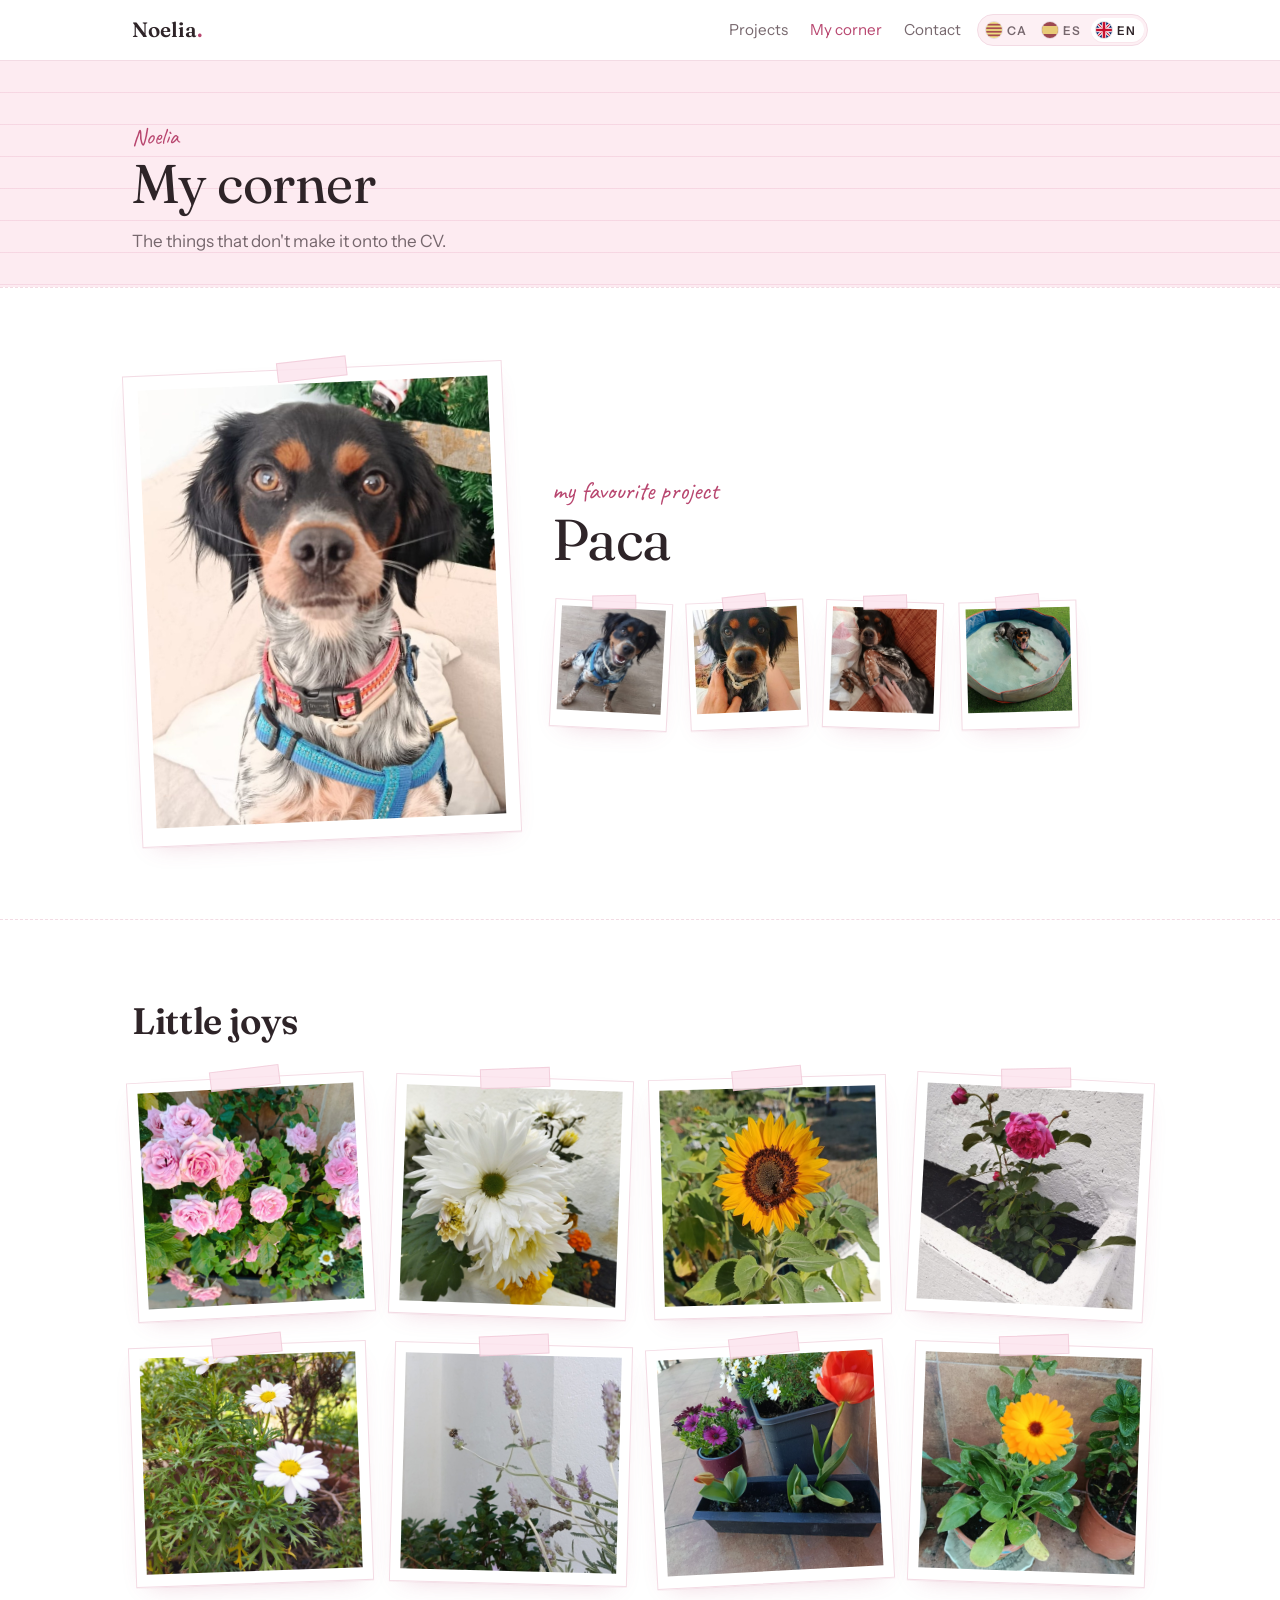
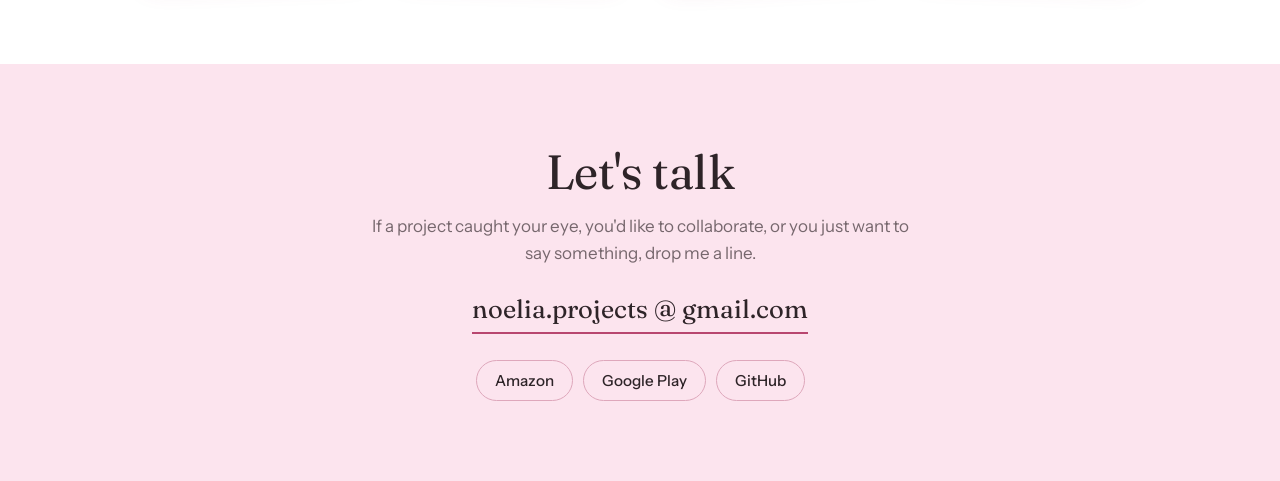
<file: raco.html>
<!doctype html>
<html lang="ca">
<head>
  <meta charset="utf-8">
  <meta name="viewport" content="width=device-width, initial-scale=1">
  <title>Noelia · El meu racó</title>
  <meta name="description" content="Ingeniera electrónica y maestra de inglés. Apps, webs, herramientas para el aula y cuentos.">
  <meta property="og:title" content="Noelia · Projectes">
  <meta property="og:description" content="Ingeniera electrónica y maestra de inglés. Apps, webs, herramientas para el aula y cuentos.">
  <meta property="og:type" content="website">
  <link rel="icon" href="assets/favicon.svg" type="image/svg+xml">
  <link rel="preconnect" href="https://fonts.googleapis.com">
  <link rel="preconnect" href="https://fonts.gstatic.com" crossorigin>
  <link href="https://fonts.googleapis.com/css2?family=Caveat:wght@500;600&family=Fraunces:opsz,wght@9..144,400;9..144,600&family=Instrument+Sans:wght@400;500;600&display=swap" rel="stylesheet">
  <link rel="stylesheet" href="styles.css">
</head>
<body data-page="corner">
  <a class="skip" href="#main">Salta al contingut</a>

  <header class="topbar">
    <div class="wrap topbar__inner">
      <a class="brand" href="index.html">Noelia<span>.</span></a>
      <nav class="nav" aria-label="Principal">
        <a href="index.html#projects" data-i18n="nav.projects">Projectes</a>
        <!-- <a href="recorregut.html" data-i18n="nav.journey">Recorregut</a> -->
        <a href="raco.html" aria-current="page" data-i18n="nav.corner">El meu racó</a>
        <a href="#contact" data-i18n="nav.contact">Contacte</a>
      </nav>
      <div class="lang" role="group" aria-label="Idioma / Language">
        <button type="button" data-lang="ca" title="Català">
          <span class="flag" aria-hidden="true"><svg viewBox="0 0 18 18"><rect width="18" height="18" fill="#FCDD09"/><g fill="#DA121A"><rect y="2" width="18" height="2"/><rect y="6" width="18" height="2"/><rect y="10" width="18" height="2"/><rect y="14" width="18" height="2"/></g></svg></span>CA</button>
        <button type="button" data-lang="es" title="Español">
          <span class="flag" aria-hidden="true"><svg viewBox="0 0 18 18"><rect width="18" height="18" fill="#C60B1E"/><rect y="4.5" width="18" height="9" fill="#FFC400"/></svg></span>ES</button>
        <button type="button" data-lang="en" title="English">
          <span class="flag" aria-hidden="true"><svg viewBox="0 0 18 18"><rect width="18" height="18" fill="#012169"/><path d="M0 0L18 18M18 0L0 18" stroke="#fff" stroke-width="3.6"/><path d="M0 0L18 18M18 0L0 18" stroke="#C8102E" stroke-width="1.2"/><path d="M9 0V18M0 9H18" stroke="#fff" stroke-width="5"/><path d="M9 0V18M0 9H18" stroke="#C8102E" stroke-width="3"/></svg></span>EN</button>
      </div>
    </div>
  </header>

  <main id="main">
    <section class="section corner-head">
      <div class="wrap">
        <p class="hand journey-page__kicker" aria-hidden="true">Noelia</p>
        <h1 class="section__title journey-page__title" data-i18n="corner.title">El meu racó</h1>
        <p class="section__intro" data-i18n="corner.intro"></p>
      </div>
    </section>

    <section class="section fav" id="fav">
      <div class="wrap fav__inner">
        <figure class="polaroid polaroid--big" id="fav-photo"></figure>
        <div class="fav__text">
          <p class="hand fav__kicker" data-i18n="corner.fav"></p>
          <h2 class="fav__name" id="fav-name"></h2>
          <p class="fav__desc" id="fav-desc"></p>
          <div class="fav__more" id="fav-more"></div>
        </div>
      </div>
    </section>

    <section class="section" id="now">
      <div class="wrap">
        <h2 class="section__title"><span data-i18n="corner.now"></span></h2>
        <ul class="nowlist" id="now-list"></ul>
      </div>
    </section>

    <section class="section" id="hobbies" hidden>
      <div class="wrap">
        <h2 class="section__title"><span data-i18n="corner.hobbies"></span></h2>
        <div class="garden" id="hobby-grid"></div>
      </div>
    </section>

    <section class="section" id="places" hidden>
      <div class="wrap">
        <h2 class="section__title"><span data-i18n="corner.places"></span></h2>
        <div class="garden" id="place-grid"></div>
      </div>
    </section>

    <section class="section" id="garden">
      <div class="wrap">
        <h2 class="section__title"><span data-i18n="corner.garden"></span></h2>
        <div class="garden" id="garden-grid"></div>
        <p class="garden__insta" id="insta" hidden><a class="btn btn--ghost" href="#" target="_blank" rel="noopener" data-i18n="corner.insta"></a></p>
      </div>
    </section>

    <dialog class="lightbox" id="lightbox" aria-label="Foto">
      <form method="dialog"><button class="lightbox__close" aria-label="Tancar">×</button></form>
      <img alt="">
      <button type="button" class="lightbox__nav lightbox__nav--prev" aria-label="Anterior" hidden>‹</button>
      <button type="button" class="lightbox__nav lightbox__nav--next" aria-label="Següent" hidden>›</button>
      <p class="hand lightbox__cap"></p>
    </dialog>

    <section class="section contact" id="contact">
      <div class="wrap contact__inner">
        <h2 class="contact__title" data-i18n="contact.title">¿Hablamos?</h2>
        <p data-i18n="contact.text"></p>
        <a class="contact__mail" id="contact-mail" href="#"></a>
        <ul class="socials" id="socials"></ul>
      </div>
    </section>
  </main>

  <script src="data.js"></script>
  <script src="i18n.js"></script>
  <script src="main.js"></script>
</body>
</html>
</file>
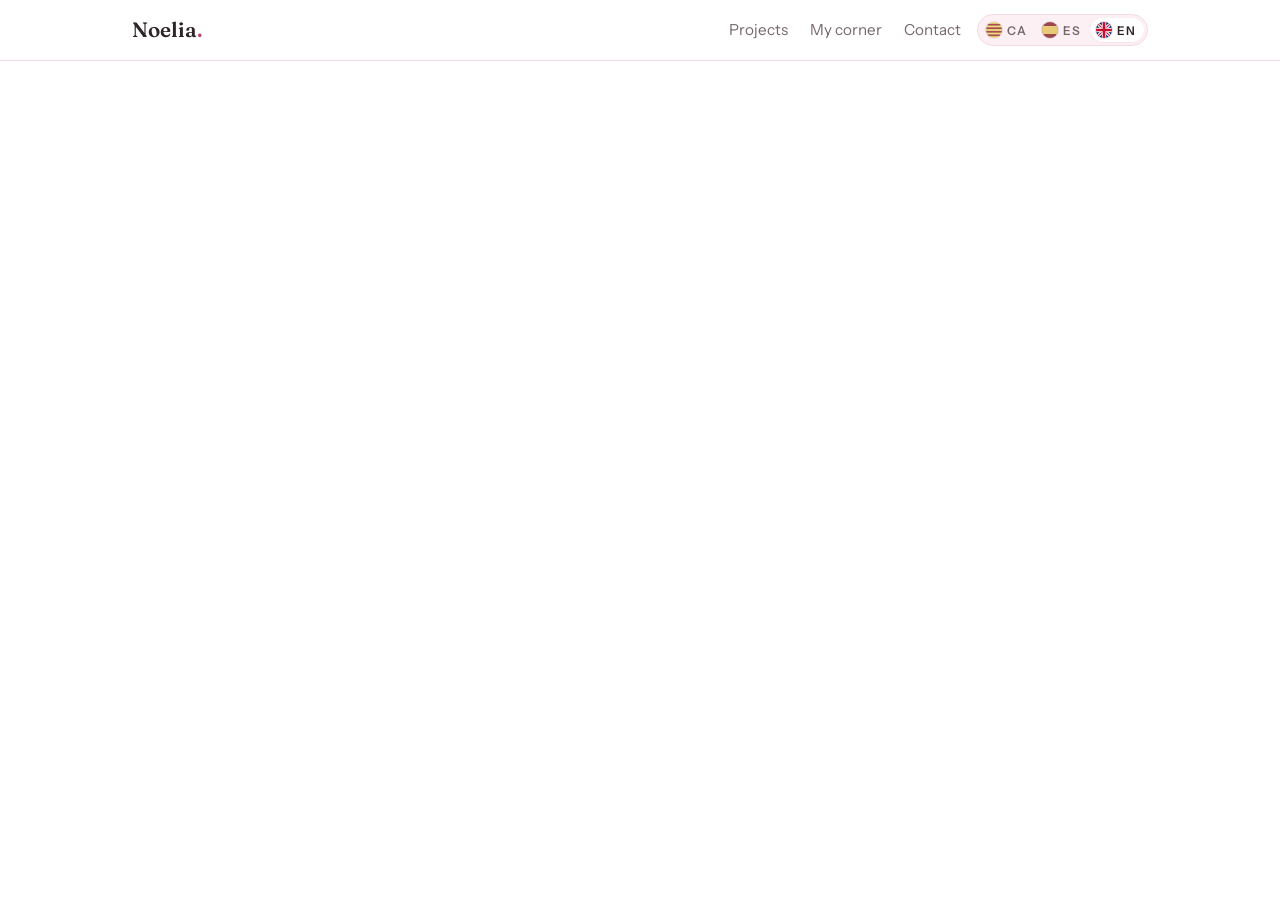
<file: recorregut.html>
<!doctype html>
<html lang="ca">
<head>
  <meta charset="utf-8">
  <meta name="viewport" content="width=device-width, initial-scale=1">
  <title>Noelia · Recorregut</title>
  <meta name="description" content="Ingeniera electrónica y maestra de inglés. Apps, webs, herramientas para el aula y cuentos.">
  <meta property="og:title" content="Noelia · Projectes">
  <meta property="og:description" content="Ingeniera electrónica y maestra de inglés. Apps, webs, herramientas para el aula y cuentos.">
  <meta property="og:type" content="website">
  <link rel="icon" href="assets/favicon.svg" type="image/svg+xml">
  <link rel="preconnect" href="https://fonts.googleapis.com">
  <link rel="preconnect" href="https://fonts.gstatic.com" crossorigin>
  <link href="https://fonts.googleapis.com/css2?family=Caveat:wght@500;600&family=Fraunces:opsz,wght@9..144,400;9..144,600&family=Instrument+Sans:wght@400;500;600&display=swap" rel="stylesheet">
  <link rel="stylesheet" href="styles.css">
</head>
<body data-page="journey">
  <a class="skip" href="#main">Salta al contingut</a>

  <header class="topbar">
    <div class="wrap topbar__inner">
      <a class="brand" href="index.html">Noelia<span>.</span></a>
      <nav class="nav" aria-label="Principal">
        <a href="index.html#projects" data-i18n="nav.projects">Projectes</a>
        <!-- <a href="recorregut.html" aria-current="page" data-i18n="nav.journey">Recorregut</a> -->
        <a href="raco.html" data-i18n="nav.corner">El meu racó</a>
        <a href="#contact" data-i18n="nav.contact">Contacte</a>
      </nav>
      <div class="lang" role="group" aria-label="Idioma / Language">
        <button type="button" data-lang="ca" title="Català">
          <span class="flag" aria-hidden="true"><svg viewBox="0 0 18 18"><rect width="18" height="18" fill="#FCDD09"/><g fill="#DA121A"><rect y="2" width="18" height="2"/><rect y="6" width="18" height="2"/><rect y="10" width="18" height="2"/><rect y="14" width="18" height="2"/></g></svg></span>CA</button>
        <button type="button" data-lang="es" title="Español">
          <span class="flag" aria-hidden="true"><svg viewBox="0 0 18 18"><rect width="18" height="18" fill="#C60B1E"/><rect y="4.5" width="18" height="9" fill="#FFC400"/></svg></span>ES</button>
        <button type="button" data-lang="en" title="English">
          <span class="flag" aria-hidden="true"><svg viewBox="0 0 18 18"><rect width="18" height="18" fill="#012169"/><path d="M0 0L18 18M18 0L0 18" stroke="#fff" stroke-width="3.6"/><path d="M0 0L18 18M18 0L0 18" stroke="#C8102E" stroke-width="1.2"/><path d="M9 0V18M0 9H18" stroke="#fff" stroke-width="5"/><path d="M9 0V18M0 9H18" stroke="#C8102E" stroke-width="3"/></svg></span>EN</button>
      </div>
    </div>
  </header>

<!--
  <main id="main">
    <section class="section journey-page" id="journey">
      <div class="wrap">
        <p class="hand journey-page__kicker" aria-hidden="true">Noelia</p>
        <h1 class="section__title journey-page__title" data-i18n="journey.title">El recorregut</h1>
        <p class="section__intro" data-i18n="journey.intro"></p>
      </div>
    </section>

    <section class="section" id="j-now">
      <div class="wrap">
        <h2 class="section__title" data-i18n="journey.now">Ara, en paral·lel</h2>
        <div class="parallel" id="parallel"></div>
      </div>
    </section>

    <section class="section" id="j-edu">
      <div class="wrap">
        <h2 class="section__title" data-i18n="journey.education">Formació</h2>
        <ol class="timeline" id="timeline"></ol>
      </div>
    </section>

    <section class="section" id="j-more">
      <div class="wrap jcols">
        <div id="j-work">
          <h2 class="section__title" data-i18n="journey.work">Experiència</h2>
          <ul class="jlist" id="work-list"></ul>
        </div>
        <div id="j-courses">
          <h2 class="section__title" data-i18n="journey.courses">Cursos</h2>
          <ul class="jlist" id="course-list"></ul>
        </div>
      </div>
    </section>

    <section class="section" id="j-lang">
      <div class="wrap">
        <h2 class="section__title" data-i18n="journey.languages">Idiomes</h2>
        <div class="langs" id="lang-list"></div>
      </div>
    </section>

    <section class="section contact" id="contact">
      <div class="wrap contact__inner">
        <h2 class="contact__title" data-i18n="contact.title">¿Hablamos?</h2>
        <p data-i18n="contact.text"></p>
        <a class="contact__mail" id="contact-mail" href="#"></a>
        <ul class="socials" id="socials"></ul>
      </div>
    </section>
  </main>
-->

  <script src="data.js"></script>
  <script src="i18n.js"></script>
  <script src="main.js"></script>
</body>
</html>
</file>
<file: styles.css>
:root {
  --paper: #ffffff;
  --paper-2: #fdf0f4;
  --hero-bg: #fdebf1;
  --card: #ffffff;
  --ink: #2e2428;
  --muted: #76676d;
  --line: #f3dbe4;
  --rule: rgba(233, 150, 180, .16);
  --margin: rgba(233, 120, 160, .40);
  --accent: #b8466f;
  --accent-soft: #fce4ee;
  --green: #4f8a7a;
  --green-soft: #dff1ea;
  --blue: #7c62b0;
  --blue-soft: #ece4f7;
  --amber: #c0605a;
  --amber-soft: #fde6e1;
  --shadow: 0 1px 0 rgba(184, 70, 111, .06), 0 10px 26px -14px rgba(184, 70, 111, .28);

  --serif: "Fraunces", Georgia, serif;
  --sans: "Instrument Sans", system-ui, -apple-system, "Segoe UI", sans-serif;
  --hand: "Caveat", "Segoe Print", cursive;

  --radius: 14px;
  --wrap: 1080px;
  color-scheme: light;
}

@media (prefers-color-scheme: dark) {
  :root {
    --paper: #1e191b;
    --paper-2: #2a2125;
    --hero-bg: #2c2126;
    --card: #262023;
    --ink: #f6eaef;
    --muted: #bba9b1;
    --line: #3e3037;
    --rule: rgba(240, 160, 190, .06);
    --margin: rgba(240, 140, 180, .25);
    --accent: #f29bbb;
    --accent-soft: #4a2636;
    --green: #93cbb9;
    --green-soft: #22382f;
    --blue: #c1adea;
    --blue-soft: #332a47;
    --amber: #f2a79c;
    --amber-soft: #472a26;
    --shadow: 0 1px 0 rgba(0,0,0,.3), 0 10px 26px -14px rgba(0,0,0,.6);
    color-scheme: dark;
  }
}

*, *::before, *::after { box-sizing: border-box; }
html { scroll-behavior: smooth; scroll-padding-top: 76px; }
@media (prefers-reduced-motion: reduce) { html { scroll-behavior: auto; } }

body {
  margin: 0;
  background: var(--paper);
  color: var(--ink);
  font: 400 17px/1.6 var(--sans);
  -webkit-font-smoothing: antialiased;
  text-rendering: optimizeLegibility;
}

img { max-width: 100%; display: block; }
a { color: inherit; }
h1, h2, h3 { font-family: var(--serif); font-weight: 600; line-height: 1.15; margin: 0; letter-spacing: -.01em; }
p { margin: 0; }
[hidden] { display: none !important; }

.wrap { max-width: var(--wrap); margin: 0 auto; padding: 0 16px; }
@media (min-width: 720px) { .wrap { padding: 0 32px; } }

.hand { font-family: var(--hand); font-size: 1.35em; line-height: 1; color: var(--accent); }

.skip { position: absolute; left: -999px; top: 8px; background: var(--ink); color: var(--paper); padding: 8px 12px; border-radius: 8px; z-index: 100; }
.skip:focus { left: 8px; }

:focus-visible { outline: 2px solid var(--accent); outline-offset: 3px; border-radius: 6px; }

.topbar {
  position: sticky; top: 0; z-index: 20;
  background: color-mix(in srgb, var(--paper) 88%, transparent);
  backdrop-filter: blur(8px);
  border-bottom: 1px solid var(--line);
}
.topbar__inner { display: flex; align-items: center; gap: 16px; height: 60px; }
.brand { font-family: var(--serif); font-weight: 600; font-size: 1.3rem; text-decoration: none; }
.brand span { color: var(--accent); }
.nav { display: flex; gap: 22px; margin-left: auto; font-size: .95rem; }
.nav a { text-decoration: none; color: var(--muted); }
.nav a:hover { color: var(--ink); }
.lang { display: flex; gap: 2px; background: var(--paper-2); border: 1px solid var(--line); border-radius: 999px; padding: 3px; }
.lang button {
  border: 0; background: none; color: var(--muted); font: 600 .75rem var(--sans);
  padding: 4px 9px 4px 5px; border-radius: 999px; cursor: pointer; letter-spacing: .04em;
  display: inline-flex; align-items: center; gap: 5px;
}
.flag { width: 16px; height: 16px; border-radius: 50%; overflow: hidden; display: inline-block; flex: none;
  box-shadow: 0 0 0 1px rgba(0,0,0,.12); }
.flag svg { width: 100%; height: 100%; display: block; }
.lang button:not([aria-pressed="true"]) .flag { filter: saturate(.55); opacity: .8; }
.lang button[aria-pressed="true"] { background: var(--card); color: var(--ink); box-shadow: var(--shadow); }

@media (max-width: 760px) {
  .topbar__inner { flex-wrap: wrap; height: auto; padding-top: 10px; padding-bottom: 8px; row-gap: 6px; }
  .lang { margin-left: auto; }
  .nav { order: 3; width: 100%; margin-left: 0; gap: 18px; overflow-x: auto; white-space: nowrap; font-size: .9rem; padding-bottom: 2px; }
}

.hero {
  position: relative;
  padding: 72px 0 64px;
  background-color: var(--hero-bg);
  background-image: repeating-linear-gradient(to bottom, transparent 0 31px, rgba(214, 110, 150, .16) 31px 32px);
  border-bottom: 1px solid var(--line);
}
.hero::before {
  content: ""; position: absolute; top: 0; bottom: 0; left: max(16px, calc(50% - var(--wrap)/2 + 8px));
  width: 1px; background: var(--margin);
}
@media (max-width: 720px) { .hero::before { display: none; } }

.hero__inner { display: grid; gap: 40px; align-items: center; }
@media (min-width: 860px) { .hero__inner { grid-template-columns: 1fr auto; } }

.hero__hello { font-size: 1.05rem; color: var(--muted); margin-bottom: 4px; }
.hero__name { font-size: clamp(2.6rem, 7vw, 4.6rem); position: relative; display: inline-block; font-weight: 400; }
.scribble { position: absolute; left: 0; right: 0; bottom: -10px; width: 100%; height: 16px; }
.scribble path { fill: none; stroke: var(--accent); stroke-width: 3; stroke-linecap: round; opacity: .75;
  stroke-dasharray: 340; stroke-dashoffset: 340; animation: draw 1.1s .3s ease-out forwards; }
@keyframes draw { to { stroke-dashoffset: 0; } }
@media (prefers-reduced-motion: reduce) { .scribble path { animation: none; stroke-dashoffset: 0; } }

.hero__lead { font-size: clamp(1.1rem, 2.2vw, 1.3rem); max-width: 34em; margin-top: 28px; }
.hero__note { margin-top: 12px; transform: rotate(-2deg); display: inline-block; }
.hero__actions { display: flex; flex-wrap: wrap; gap: 10px; margin-top: 30px; }

.hero__photo { margin: 0; padding: 10px 10px 34px; background: var(--card); box-shadow: var(--shadow);
  transform: rotate(2deg); border: 1px solid var(--line); max-width: 240px; justify-self: center; }
.hero__photo img { aspect-ratio: 11/13; object-fit: cover; }

.btn {
  display: inline-flex; align-items: center; gap: 8px;
  padding: 10px 18px; border-radius: 999px; border: 1.5px solid var(--ink);
  font: 500 .95rem var(--sans); text-decoration: none; color: var(--ink); background: transparent;
  transition: transform .15s ease, background .15s ease;
}
.btn:hover { transform: translateY(-1px); background: var(--paper-2); }
.btn--solid { background: var(--accent); border-color: var(--accent); color: var(--card); }
.btn--solid:hover { background: var(--accent); opacity: .9; }
.btn--ghost { border-color: color-mix(in srgb, var(--accent) 35%, var(--line)); }

.link { color: var(--accent); text-decoration: underline; text-decoration-thickness: 1.5px; text-underline-offset: 3px; font-weight: 500; }

.section { padding: 80px 0; }
.section + .section { border-top: 1px dashed var(--line); }
.section__title { font-size: clamp(1.7rem, 3.5vw, 2.3rem); display: flex; align-items: baseline; gap: 14px; }
.num { font-family: var(--hand); color: var(--accent); font-size: 1.1em; font-weight: 500; }
.section__intro { color: var(--muted); max-width: 40em; margin-top: 12px; }

.shelf { margin-top: 48px; }
.shelf__head { display: flex; align-items: baseline; gap: 12px; flex-wrap: wrap; margin-bottom: 6px; }
.shelf__title { font-size: 1.35rem; }
.shelf__count { font-family: var(--hand); color: var(--accent); font-size: 1.3rem; line-height: 1; }
.shelf__note { color: var(--muted); font-size: .95rem; margin-bottom: 4px; }
.shelf__row { display: grid; gap: 22px; margin-top: 20px; grid-template-columns: repeat(auto-fill, minmax(210px, 1fr)); }
@media (max-width: 480px) { .shelf__row { grid-template-columns: repeat(2, 1fr); gap: 14px; } }

.shelf--web     { --cat: var(--accent); }
.shelf--uni     { --cat: var(--blue); }
.shelf--private { --cat: var(--green); }
.shelf--fun     { --cat: var(--accent); }
.shelf--books   { --cat: var(--amber); }

.flip { perspective: 1100px; aspect-ratio: 3 / 4; }
.shelf--books .flip { aspect-ratio: 2 / 3; }
.flip__inner { position: relative; width: 100%; height: 100%; transform-style: preserve-3d;
  transition: transform .7s cubic-bezier(.2, .7, .2, 1); }
.flip.is-flipped .flip__inner { transform: rotateY(180deg); }
.flip__face { position: absolute; inset: 0; backface-visibility: hidden; -webkit-backface-visibility: hidden;
  border-radius: var(--radius); border: 1px solid var(--line); background: var(--card); overflow: hidden;
  display: flex; flex-direction: column; box-shadow: var(--shadow); }
.flip__back { transform: rotateY(180deg); padding: 18px; gap: 10px; }

.flip__front { padding: 0; font: inherit; color: inherit; text-align: left; cursor: pointer; }
.flip__front:hover { border-color: color-mix(in srgb, var(--cat) 45%, var(--line)); }
.flip__visual { flex: 1; min-height: 0; display: grid; place-items: center; position: relative;
  background:
    radial-gradient(circle at 1px 1px, color-mix(in srgb, var(--cat) 25%, transparent) 1px, transparent 0) 0 0/14px 14px,
    color-mix(in srgb, var(--cat) 12%, var(--card)); }
.flip__visual img { width: 100%; height: 100%; object-fit: cover; object-position: top center; }
.flip__visual img.is-icon { width: 46%; height: auto; aspect-ratio: 1; border-radius: 22%; box-shadow: var(--shadow); object-fit: cover; }
.flip__letter { font-family: var(--serif); font-size: clamp(2.6rem, 6vw, 3.6rem); color: var(--cat); }
.flip__caption { padding: 12px 14px 14px; border-top: 1px solid var(--line); }
.flip__title { font-family: var(--serif); font-weight: 600; font-size: 1.05rem; line-height: 1.2; }
.flip__sub { color: var(--muted); font-size: .82rem; margin-top: 3px; }
.flip__hint { position: absolute; right: 10px; bottom: 6px; font-family: var(--hand); color: var(--cat); font-size: 1.1rem;
  opacity: 0; transition: opacity .2s ease; }
.flip__front:hover .flip__hint, .flip__front:focus-visible .flip__hint { opacity: 1; }
@media (hover: none) { .flip__hint { opacity: .85; } }

.flip--link .flip__front { text-decoration: none; transition: transform .2s ease, box-shadow .2s ease; }
.flip--link .flip__front:hover { transform: translateY(-4px) rotate(-.6deg); }
.shelf--web .flip__letter { color: var(--accent); }

.shelf--books .flip__caption { display: none; }
.shelf--books .flip__face { border-radius: 4px 10px 10px 4px; }
.shelf--books .flip__front { box-shadow: inset 7px 0 0 rgba(0,0,0,.09), var(--shadow); }
.book-fallback { padding: 18px; text-align: center; font-family: var(--serif); font-size: 1.3rem; color: var(--ink); }

.flip__back .flip__title { font-size: 1.1rem; }
.flip__back .year { font-family: var(--hand); color: var(--cat); font-size: 1.2rem; line-height: 1; }
.flip__back p { color: var(--muted); font-size: .9rem; line-height: 1.5; overflow: auto; }
.flip__actions { margin-top: auto; display: flex; flex-direction: column; gap: 8px; }
.flip__actions .btn { justify-content: center; padding: 8px 14px; font-size: .9rem; }
.flip__actions .btn--solid { background: var(--cat); border-color: var(--cat); color: var(--card); }
.flip__private { font: 600 .72rem var(--sans); text-transform: uppercase; letter-spacing: .06em; color: var(--muted);
  border: 1px dashed var(--line); border-radius: 999px; padding: 5px 10px; align-self: flex-start; }
.flip__close { border: 0; background: none; color: var(--muted); font: 500 .85rem var(--sans); cursor: pointer; padding: 4px; align-self: center; }
.flip__close:hover { color: var(--ink); }

@media (prefers-reduced-motion: reduce) {
  .flip__inner { transition: none; }
}

.timeline { list-style: none; margin: 36px 0 0; padding: 0; position: relative; max-width: 760px; }
.timeline::before { content: ""; position: absolute; left: 9px; top: 6px; bottom: 6px; width: 2px;
  background: repeating-linear-gradient(to bottom, var(--line) 0 6px, transparent 6px 11px); }
.step { position: relative; padding: 0 0 34px 42px; }
.step:last-child { padding-bottom: 0; }
.step__dot { position: absolute; left: 0; top: 4px; width: 20px; height: 20px; border-radius: 50%;
  background: var(--paper); border: 2px solid var(--ink); display: grid; place-items: center; }
.step__dot::after { content: ""; width: 8px; height: 8px; border-radius: 50%; background: var(--k); }
.step--study { --k: var(--blue); }
.step--work  { --k: var(--green); }
.step--make  { --k: var(--accent); }
.step__when { font-family: var(--hand); font-size: 1.3rem; color: var(--accent); line-height: 1.1; }
.step h3 { font-size: 1.2rem; margin: 2px 0 6px; display: flex; flex-wrap: wrap; align-items: center; gap: 10px; }
.step p { color: var(--muted); }
.step .badge { font: 600 .7rem var(--sans); text-transform: uppercase; letter-spacing: .06em; padding: 3px 8px;
  border-radius: 999px; border: 1px dashed var(--muted); color: var(--muted); }
.step .link { display: inline-block; margin-top: 8px; font-size: .95rem; }

.contact { background: var(--accent-soft); text-align: center; }
.contact__inner { max-width: 620px; }
.contact__title { font-size: clamp(2rem, 5vw, 3rem); font-weight: 400; margin-bottom: 14px; }
.contact p { color: var(--muted); }
.contact__mail { display: inline-block; margin-top: 22px; font-family: var(--serif); font-size: clamp(1.1rem, 3.2vw, 1.6rem);
  color: var(--ink); text-decoration: none; border-bottom: 2px solid var(--accent); padding-bottom: 2px; word-break: break-all; }
.socials { list-style: none; padding: 0; margin: 26px 0 0; display: flex; justify-content: center; flex-wrap: wrap; gap: 10px; }

.footer { border-top: 1px solid var(--line); padding: 26px 0; font-size: .9rem; color: var(--muted); }
.footer__inner { display: flex; flex-wrap: wrap; justify-content: space-between; gap: 10px; align-items: center; }
.footer .hand { font-size: 1.25rem; }

.reveal { opacity: 0; transform: translateY(12px); transition: opacity .6s ease, transform .6s ease; }
.reveal.is-in { opacity: 1; transform: none; }
@media (prefers-reduced-motion: reduce) { .reveal { opacity: 1; transform: none; transition: none; } }

.journey-page { padding-top: 64px;
  background-image: repeating-linear-gradient(to bottom, transparent 0 31px, var(--rule) 31px 32px); }
.journey-page__kicker { transform: rotate(-2deg); display: inline-block; margin-bottom: 4px; }
.journey-page__title { font-size: clamp(2.2rem, 6vw, 3.4rem); font-weight: 400; }
.journey-page__back { margin-top: 48px; }
.nav a[aria-current="page"] { color: var(--accent); }

.corner-head { padding-top: 64px; padding-bottom: 32px; background-color: var(--hero-bg);
  background-image: repeating-linear-gradient(to bottom, transparent 0 31px, rgba(214, 110, 150, .16) 31px 32px); }

.polaroid { position: relative; display: block; background: var(--card); padding: 10px 10px 12px; margin: 0;
  border: 1px solid var(--line); box-shadow: var(--shadow); transform: rotate(var(--r, 0deg));
  transition: transform .25s ease; font: inherit; color: inherit; cursor: zoom-in; }
.polaroid::before { content: ""; position: absolute; top: -10px; left: 50%; width: 70px; height: 20px;
  transform: translateX(-50%) rotate(-4deg); background: color-mix(in srgb, var(--accent-soft) 85%, transparent);
  border: 1px solid color-mix(in srgb, var(--accent) 15%, transparent); }
.polaroid img { width: 100%; aspect-ratio: 1; object-fit: cover; background: var(--paper-2); }
.polaroid .hand { display: block; text-align: center; margin-top: 8px; font-size: 1.3rem; color: var(--ink); }
.polaroid:hover { transform: rotate(0deg) scale(1.03); }
.polaroid.is-empty { cursor: default; }
.polaroid.is-empty:hover { transform: rotate(var(--r, 0deg)); }
.polaroid .polaroid__soon { margin-top: 0; display: grid; }
.polaroid__soon { display: grid; place-items: center; aspect-ratio: 1; width: 100%; background: var(--paper-2);
  border: 1.5px dashed color-mix(in srgb, var(--accent) 35%, var(--line)); color: var(--accent); font-size: 1.3rem; text-align: center; padding: 10px; }

.fav__inner { display: grid; gap: 40px; align-items: center; }
@media (min-width: 760px) { .fav__inner { grid-template-columns: minmax(260px, 380px) 1fr; } }
.polaroid--big { --r: -2.5deg; padding: 14px 14px 18px; cursor: default; max-width: 380px; width: 100%; justify-self: center; }
.polaroid--big img { aspect-ratio: 4 / 5; }
.polaroid--big .polaroid__soon { aspect-ratio: 4 / 5; }
.fav__kicker { font-size: 1.6rem; }
.fav__name { font-size: clamp(2.4rem, 6vw, 3.6rem); font-weight: 400; margin-top: 4px; }
.fav__desc { color: var(--muted); font-size: 1.1rem; margin-top: 14px; max-width: 30em; }

.nowlist { list-style: none; padding: 0; margin: 28px 0 0; display: grid; gap: 14px; max-width: 640px; }
.nowlist li { display: grid; grid-template-columns: 130px 1fr; gap: 16px; align-items: baseline;
  padding-bottom: 12px; border-bottom: 1px dashed var(--line); }
.nowlist .hand { font-size: 1.4rem; }
@media (max-width: 480px) { .nowlist li { grid-template-columns: 1fr; gap: 2px; } }

.garden { display: grid; gap: 28px 22px; margin-top: 34px; grid-template-columns: repeat(auto-fill, minmax(190px, 1fr)); }
@media (max-width: 480px) { .garden { grid-template-columns: repeat(2, 1fr); gap: 22px 14px; } }
.garden__insta { margin-top: 36px; text-align: center; }

.lightbox { border: 0; padding: 14px 14px 10px; background: var(--card); box-shadow: var(--shadow); max-width: min(92vw, 820px); border-radius: 4px; }
.lightbox::backdrop { background: rgba(46, 36, 40, .55); }
.lightbox img { max-height: 78vh; width: auto; max-width: 100%; margin: 0 auto; }
.lightbox__cap { text-align: center; margin-top: 8px; color: var(--ink); }
.lightbox__close { position: absolute; top: 6px; right: 8px; border: 0; background: var(--card); border-radius: 50%;
  width: 34px; height: 34px; font-size: 1.4rem; cursor: pointer; color: var(--ink); }

.flip__badge { display: inline-block; font: 600 .68rem var(--sans); text-transform: uppercase; letter-spacing: .06em;
  color: var(--accent); background: var(--accent-soft); padding: 3px 8px; border-radius: 999px; margin-bottom: 5px; align-self: flex-start; }
.flip__visual img.is-logo { width: 62%; height: auto; aspect-ratio: 1; object-fit: contain; background: #fff;
  border-radius: 22%; box-shadow: var(--shadow); padding: 6px; }
.flip__visual { overflow: hidden; }
.flip__visual > img:not(.is-icon):not(.is-logo) { position: absolute; inset: 0; }

.journey-page { padding-bottom: 40px; }
.parallel { display: grid; gap: 22px; margin-top: 30px; grid-template-columns: repeat(auto-fill, minmax(220px, 1fr)); }
.note { position: relative; display: block; background: var(--card); border: 1px solid var(--line); border-radius: 4px;
  padding: 24px 20px 20px; box-shadow: var(--shadow); text-decoration: none; color: inherit;
  transform: rotate(var(--r, 0deg)); transition: transform .2s ease; }
.note.reveal.is-in { transform: rotate(var(--r, 0deg)); }
.note::before { content: ""; position: absolute; top: -10px; left: 50%; width: 76px; height: 20px; transform: translateX(-50%) rotate(-3deg);
  background: color-mix(in srgb, var(--accent-soft) 85%, transparent); border: 1px solid color-mix(in srgb, var(--accent) 15%, transparent); }
.note h3 { font-size: 1.15rem; margin-bottom: 6px; }
.note p { color: var(--muted); font-size: .95rem; }
.note__go { position: absolute; right: 12px; bottom: 8px; color: var(--accent); }
a.note:hover { transform: rotate(0deg) translateY(-3px); }

.jcols { display: grid; gap: 48px; }
@media (min-width: 820px) { .jcols { grid-template-columns: 1fr 1fr; } }
.jlist { list-style: none; padding: 0; margin: 24px 0 0; }
.jlist li { display: flex; justify-content: space-between; gap: 12px; align-items: baseline; padding: 12px 0; border-bottom: 1px dashed var(--line); }
.jlist li::before { content: "✿"; color: var(--accent); margin-right: 10px; font-size: .9rem; }
.jlist li span:first-of-type { flex: 1; }
.jlist .hand { font-size: 1.2rem; white-space: nowrap; }

.langs { display: grid; gap: 16px; margin-top: 26px; grid-template-columns: repeat(auto-fill, minmax(200px, 1fr)); }
.lang-card { background: var(--paper-2); border: 1px solid var(--line); border-radius: var(--radius); padding: 18px 20px; }
.lang-card__name { font-family: var(--serif); font-size: 1.3rem; }
.lang-card__level { font-family: var(--hand); color: var(--accent); font-size: 1.3rem; line-height: 1.2; margin-top: 4px; }

.fav__more { display: flex; gap: 18px; margin-top: 28px; flex-wrap: wrap; }
.polaroid--mini { width: 118px; padding: 6px 6px 16px; }
.polaroid--mini::before { width: 44px; height: 14px; top: -7px; }
.polaroid--mini img { aspect-ratio: 1; }
.flip__badge--corner { position: absolute; top: 12px; left: 12px; margin: 0; box-shadow: var(--shadow); }

.polaroid .hand, .lightbox__cap { font-family: var(--hand) !important; font-size: 1.55rem; font-weight: 600; line-height: 1.1; color: var(--ink); }

.polaroid--stack { box-shadow: 5px 5px 0 -1px var(--card), 5px 5px 0 0 var(--line), 10px 10px 0 -1px var(--card), 10px 10px 0 0 var(--line), var(--shadow); }
.lightbox { position: fixed; }
.lightbox__nav { position: absolute; top: 45%; width: 42px; height: 42px; border-radius: 50%; border: 0; cursor: pointer;
  background: var(--card); color: var(--ink); font-size: 1.8rem; line-height: 1; box-shadow: var(--shadow); }
.lightbox__nav--prev { left: 10px; }
.lightbox__nav--next { right: 10px; }
</file>
